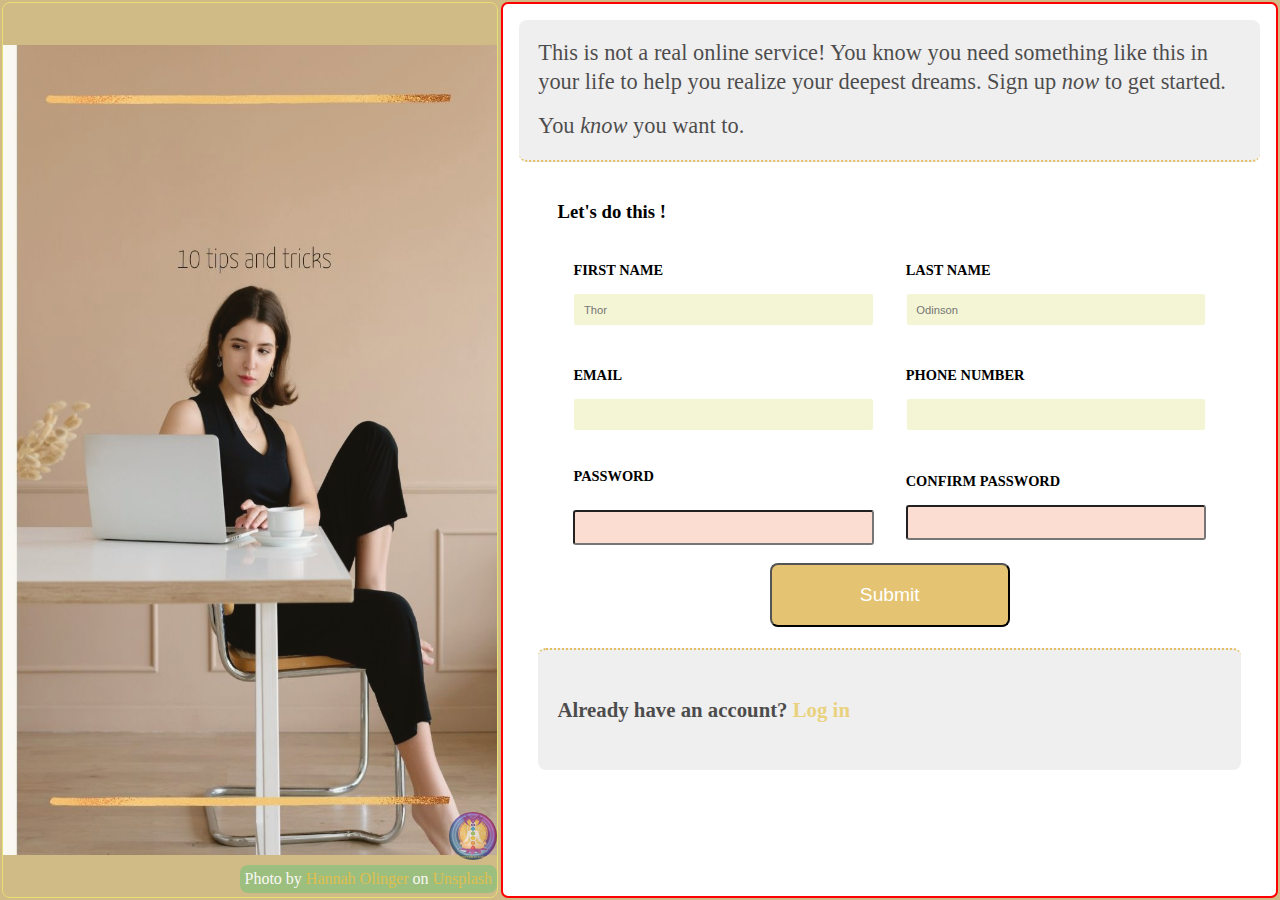
<file: index.html>
<!DOCTYPE html>
<html lang="en">
	<head>
		<meta charset="UTF-8" />
		<meta name="viewport" content="width=device-width, initial-scale=1.0" />
		<title>A web-form</title>
		<link rel="stylesheet" href="./style.css" />
	</head>
	<body>
		<div class="image-container">
			<div class="logo-container"></div>
			<div class="credits">
				Photo by
				<a
					href="https://unsplash.com/@hannaholinger?utm_content=creditCopyText&utm_medium=referral&utm_source=unsplash"
					>Hannah Olinger</a
				>
				on
				<a
					href="https://unsplash.com/photos/8eSrC43qdro?utm_content=creditCopyText&utm_medium=referral&utm_source=unsplash"
					>Unsplash</a
				>
			</div>
		</div>
		<div class="main-container">
			<div class="header">
				<div>
					This is not a real online service! You know you need something like
					this in your life to help you realize your deepest dreams. Sign up
					<em>now</em> to get started.
				</div>
				<div>You <em>know</em> you want to.</div>
			</div>
			<div class="form-container">
				<h3>Let's do this !</h3>
				<form action="" method="get">
					<div class="row">
						<div class="first-name">
							<label for="first-name">FIRST NAME</label>
							<input
								type="text"
								id="first-name"
								name="first-name"
								placeholder="Thor" />
						</div>
						<div class="last-name">
							<label for="last-name">LAST NAME</label>

							<input
								type="text"
								id="last-name"
								name="last-name"
								placeholder="Odinson" />
						</div>
					</div>
					<div class="row">
						<div class="email">
							<label for="email">EMAIL</label>
							<input type="text" id="email" name="email" />
						</div>
						<div class="phone">
							<label for="phone-number">PHONE NUMBER</label>
							<input type="tel" id="phone-number" name="phone-number" />
						</div>
					</div>
					<div class="row">
						<div class="password">
							<label for="password">PASSWORD</label>
							<input
								type="text"
								id="password"
								name="password"
								class="error"
								required />
						</div>
						<div class="confirm">
							<label for="confirm-password">CONFIRM PASSWORD</label>
							<input
								type="text"
								id="confirm-password"
								name="password"
								class="error"
								required />
						</div>
					</div>
					<div class="button-container">
						<button type="submit">Submit</button>
					</div>
				</form>
				<div class="footer">
					<div>
						Already have an account? <span><a href="">Log in</a></span>
					</div>
				</div>
			</div>
		</div>
	</body>
</html>
</file>
<file: style.css>
* {
	padding: 0;
	margin: 0;
}

body {
	padding: 0;
	margin: 0;
	width: 100vw;
	height: 100vh;
	box-sizing: border-box;
	justify-content: space-between;
	background-color: rgb(208, 187, 135);
}
body {
	display: flex;
	flex-wrap: wrap;
}

div.image-container {
	border: 20px solid red;
	opacity: 0.9;
	margin: 0.1rem;
	display: flex;
	flex: 1 1;
	min-height: 30vh;
	background-image: url(./back2.jpg);
	background-size: 100% 90vh;
	background-repeat: no-repeat;
	background-position: center;

	/* inner styling of the image container */
	flex-direction: column;
	justify-content: flex-end;
	align-items: center;
	border-radius: 8px;
	border: 1px solid rgb(233, 227, 115);
}
div.image-container > div.logo-container {
	width: 3rem;
	height: 3rem;
	background-image: url(./logo-sehar.jpg);
	background-size: cover;
	opacity: 0.7;
	border-radius: 50%;
	margin-left: auto;
}
.credits {
	color: white;
	border-radius: 8px;
	width: calc(390px-2.4rem);
	margin: 0.3rem 0 0.3rem auto;
	background-color: rgba(113, 195, 124, 0.6);
	padding: 0.3rem;
	text-align: center;
}
a {
	text-decoration: none;
	color: rgb(225, 191, 71);
}
div.main-container {
	border: 2px red solid;
	background-color: rgba(255, 255, 255);
	border-radius: 7px;
	margin: 0.1rem;
	padding: 1rem;
	/* Styling inside of the main container */
	display: flex;
	flex-direction: column;
	flex: 1.5 1;
	min-height: 68vh;
}
.header {
	opacity: 0.7;
	width: calc(100%-1rem);
	padding: 1.2rem;
	background-color: rgb(215, 211, 211, 0.5);
	font-size: 1.4rem;
	line-height: 1.8rem;
	color: rgb(0, 0, 0);
	border-radius: 8px;
	border-bottom: 2px dotted goldenrod;
}
.header div:nth-child(2) {
	margin-top: 1rem;
	color: rgb(0, 0, 0);
	width: calc(100%-1rem);
}

.form-container {
	flex-shrink: 1;
	display: flex;
	flex-direction: column;
	justify-content: space-between;
	min-width: 375px;
	padding: 1.2rem;
}
.form-container > h3 {
	padding-left: 1.2rem;
	padding-top: 1.2rem;
}
.footer {
	flex-shrink: 1.5;
	display: flex;
	max-width: calc(100%-1rem);
	padding: 1.2rem;
	flex-direction: column;
	justify-content: flex-end;
	border-top: 2px dotted goldenrod;
	border-radius: 8px;
	opacity: 0.7;
	max-height: 20ch;
	padding: 3rem 1.2rem;
	font-size: 1.3rem;
	font-weight: 800;
	background-color: rgb(215, 211, 211, 0.5);
}
form {
	display: flex;
	justify-content: space-between;
	flex-direction: column;
	min-height: 43vh;
	flex-wrap: wrap;
	flex: 1;
	min-width: calc(calc(390px-2.4rem)-2.4rem);
	padding: 1.2rem;
}

.row {
	display: flex;
	flex: 1;
	min-width: calc(390px-2.4rem);
}
.first-name,
.last-name,
.email,
.phone,
.password,
.confirm {
	display: flex;
	flex-direction: column;
	justify-content: space-around;
	flex: 1;
	margin: 1rem;
}
.password > label {
	margin-bottom: 1.3rem;
}
label {
	font-weight: 800;
	font-size: 0.9rem;
	padding-bottom: 0.3rem;
}
input,
button {
	padding: 0.6rem;
	text-align: justify;
	font-size: 0.7rem;
	border-radius: 3px;
}
.button-container {
	width: 240px;
	margin: 0.1rem auto;
}
button {
	width: 100%;
	border-radius: 8px;
	background-color: rgb(228, 196, 114);
	color: white;
	text-align: center;
	padding: 1.2rem;
	font-size: 1.2rem;
}
input:valid {
	border: solid 1px white;
	background-color: rgba(220, 222, 114, 0.3);
}
input:invalid {
	background-color: rgba(235, 86, 27, 0.2);
}
</file>
